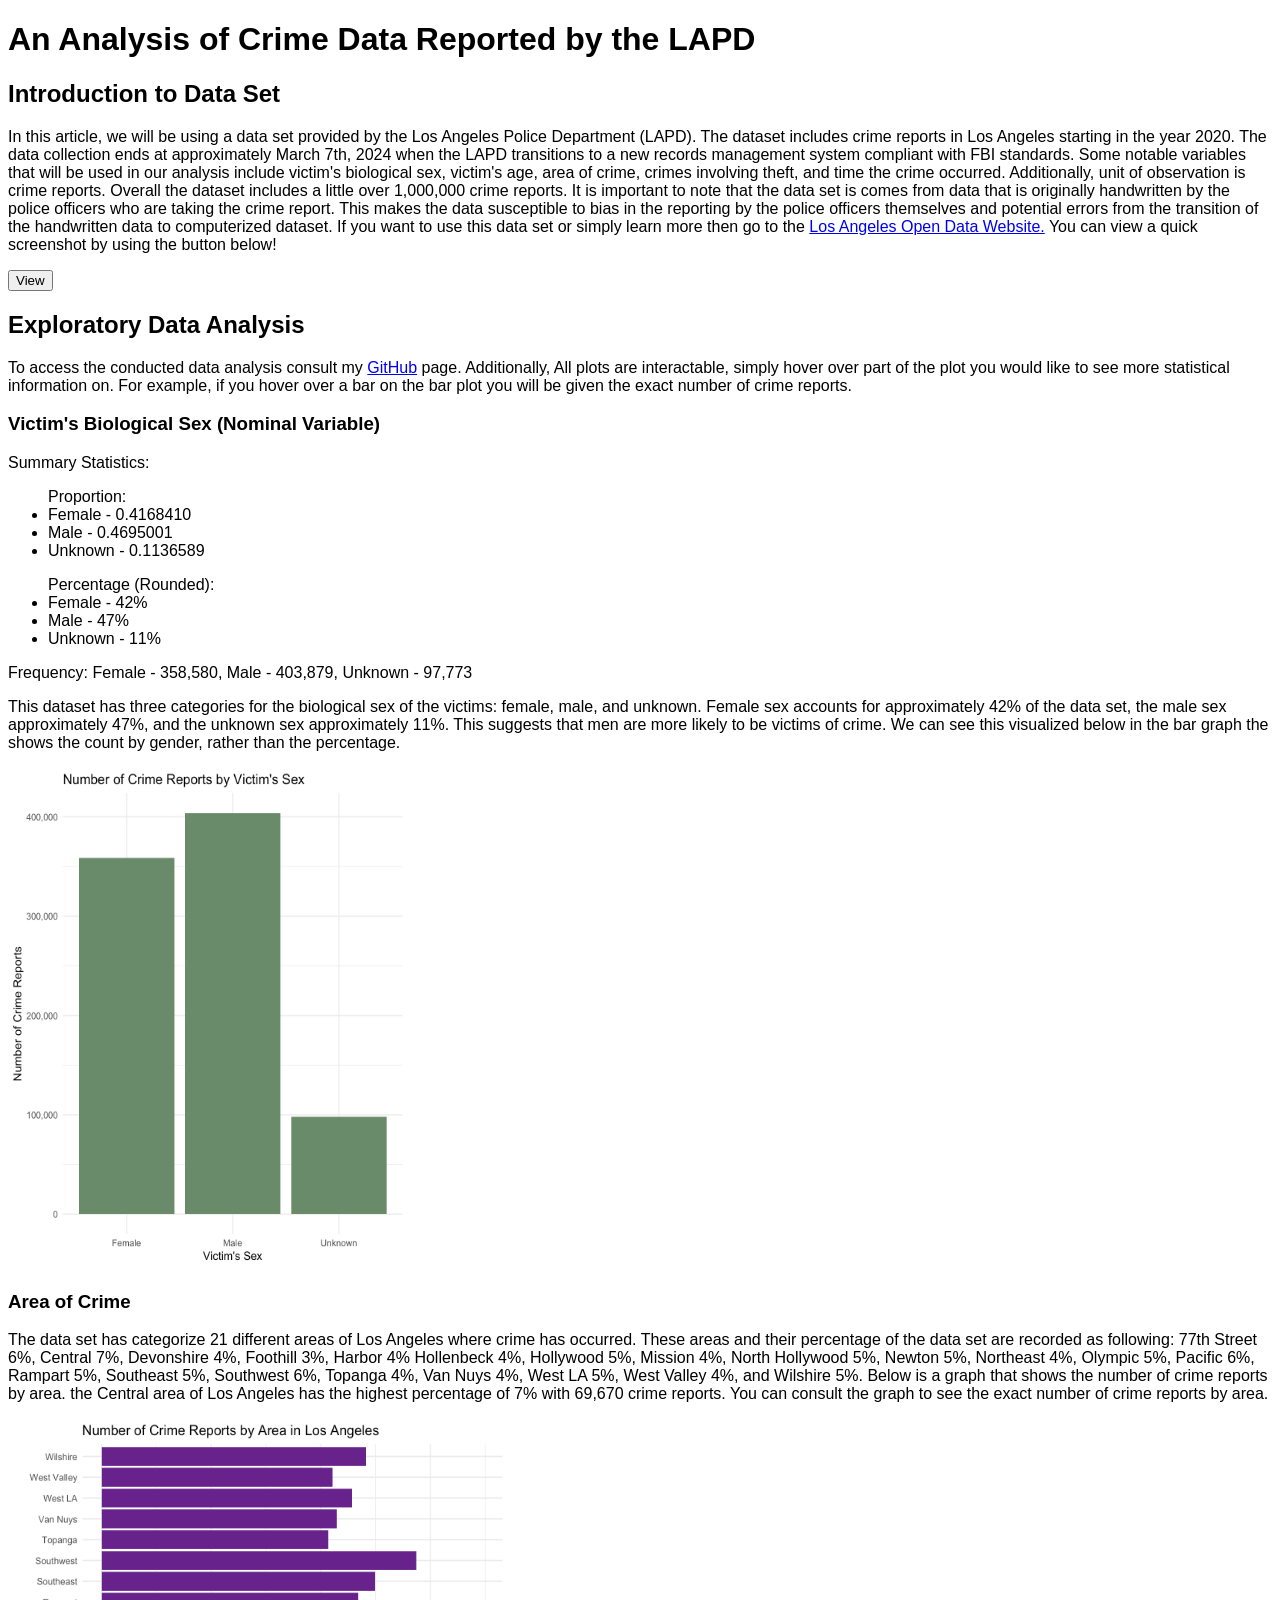
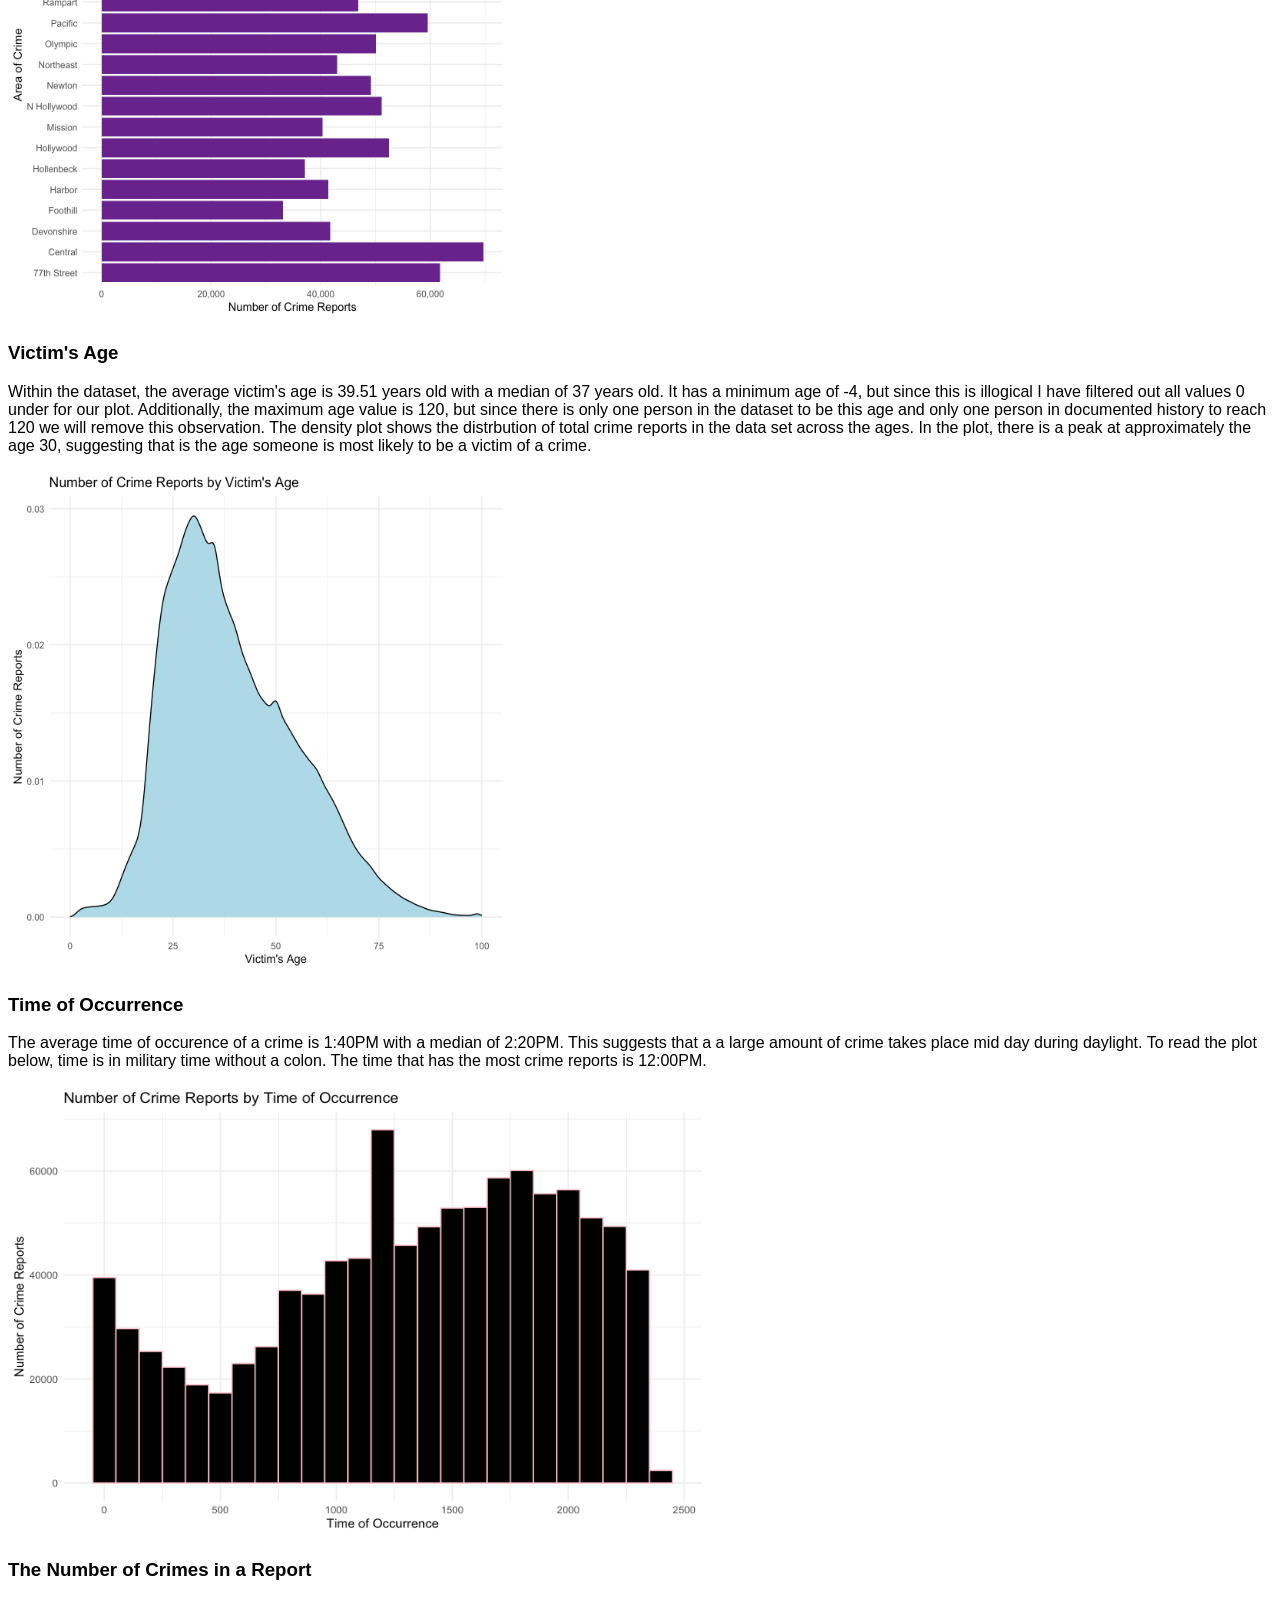
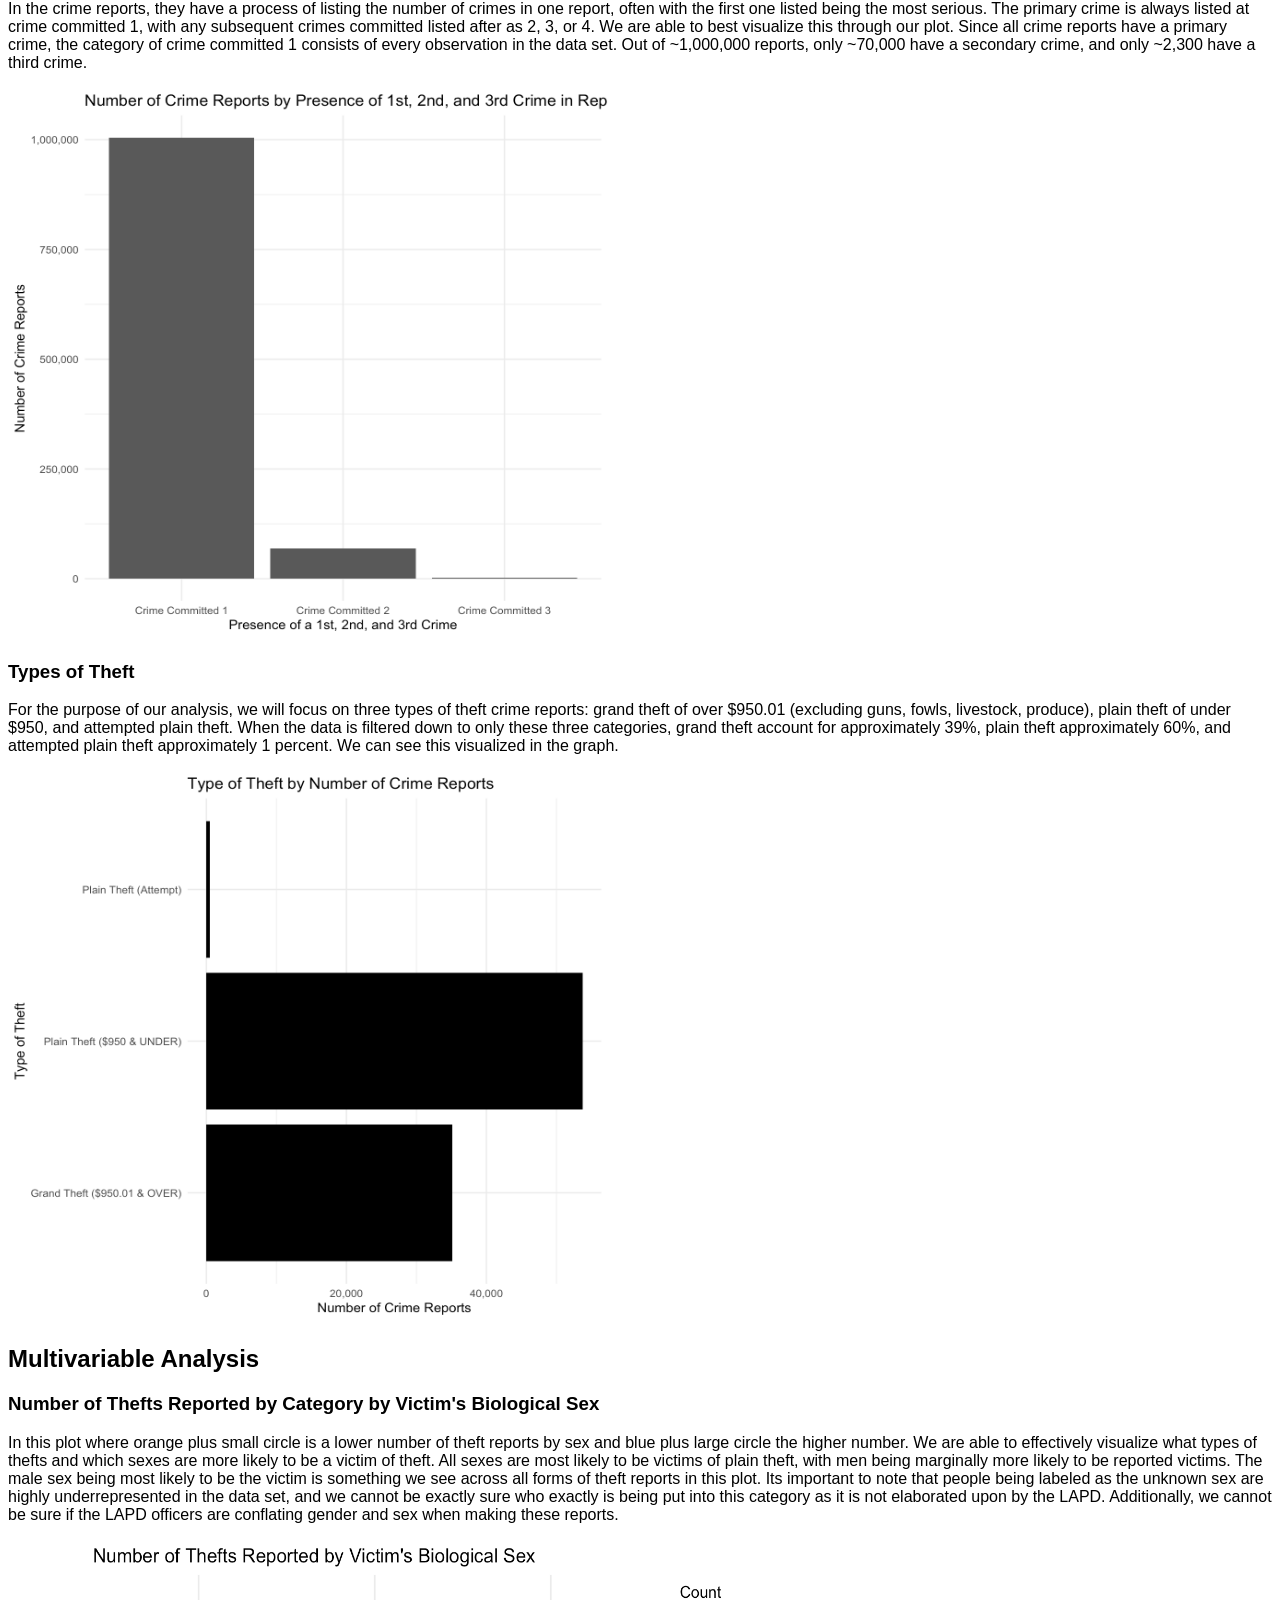
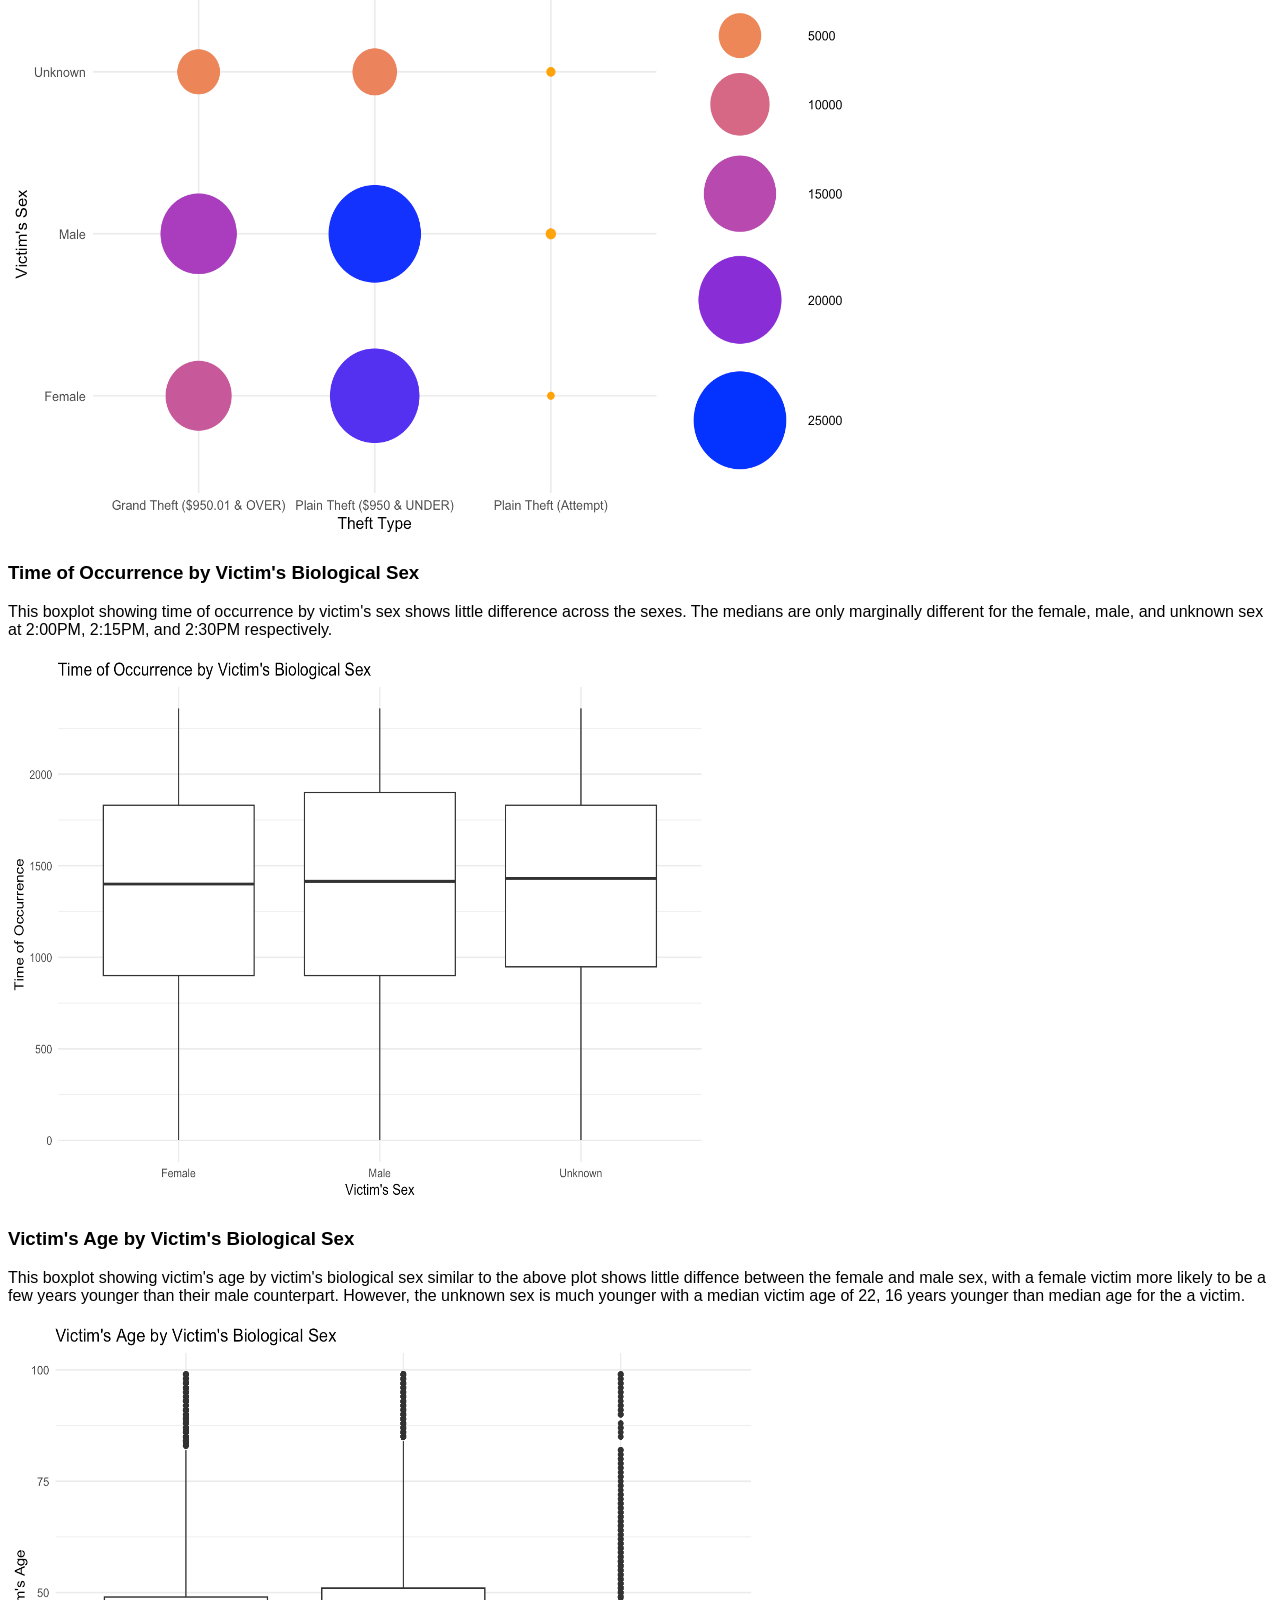
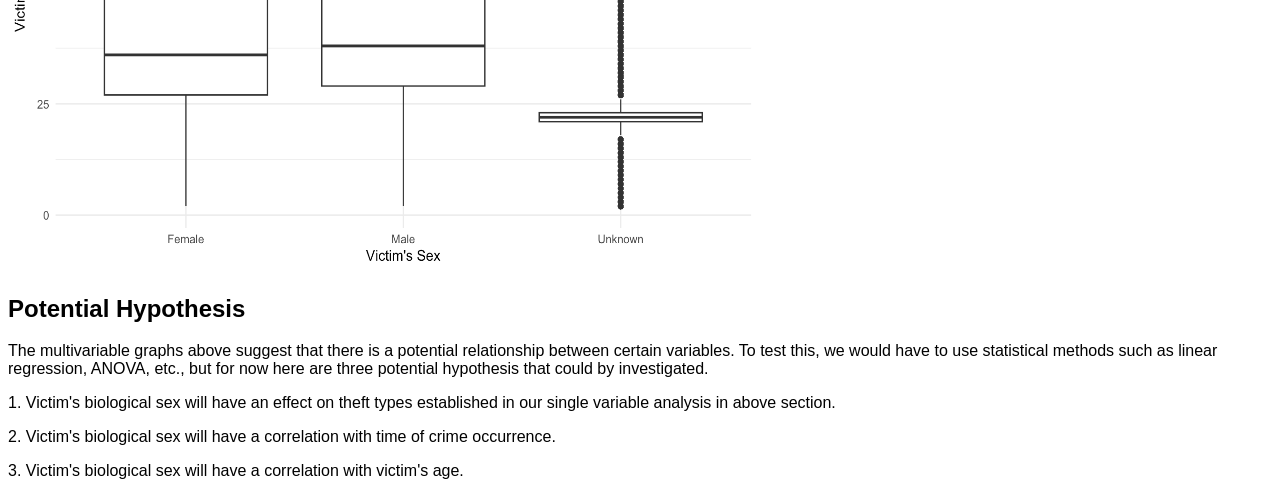
<file: index.html>
<!DOCTYPE html>
<html>
<head>

    <link rel="stylesheet" href="style.css">
    <title>Communicating Data</title>
    <script src="index.js"></script>

</head>
<body>

    <div id="landing">
        <h1 class="important">An Analysis of Crime Data Reported by the LAPD</h1>
    </div>

    <div id="intro">
        <h2 class="important">Introduction to Data Set</h2>
            <p>In this article, we will be using a data set provided by the Los Angeles Police Department (LAPD). The dataset
            includes crime reports in Los Angeles starting in the year 2020. The data collection ends at approximately March
            7th, 2024 when the LAPD transitions to a new records management system compliant with FBI standards. Some notable
            variables that will be used in our analysis include victim's biological sex, victim's age, area of crime, crimes
            involving theft, and time the crime occurred. Additionally, unit of observation is crime reports. Overall the dataset includes a little over
            1,000,000 crime reports. It is important to note that the data set is comes from data that is originally handwritten
            by the police officers who are taking the crime report. This makes the data susceptible to bias in the reporting by
            the police officers themselves and potential errors from the transition of the handwritten data to computerized
            dataset. If you want to use this data set or simply learn more then go to the
            <a href="https://data.lacity.org/Public-Safety/Crime-Data-from-2020-to-Present/2nrs-mtv8/about_data">Los Angeles
             Open Data Website.</a> You can view a quick screenshot by using the button below!</p>
            <button id="button" onclick="viewOn()">View</button>
            <img id="myImage" src="ScreeshotLAPD.png" style="display:none;">
    </div>

    <div id="body1">
        <h2 class="important">Exploratory Data Analysis</h2>
        <p>To access the conducted data analysis consult my
            <a href="https://github.com/loreleibarnum/LoreleiBarnum-SDS-CSC-235-hw02">GitHub</a> page. Additionally,
            All plots are interactable, simply hover over part of the plot you would like to see more statistical information
            on. For example, if you hover over a bar on the bar plot you will be given the exact number of crime reports.</p>

            <h3 class="important">Victim's Biological Sex (Nominal Variable)</h3>
            <p>Summary Statistics:</p>
            <ul>Proportion:<li>Female - 0.4168410</li> <li>Male - 0.4695001</li> <li>Unknown - 0.1136589</li></ul>
            <ul>Percentage (Rounded):<li>Female - 42%</li> <li>Male - 47%</li> <li>Unknown - 11%</li></ul>
            <p>Frequency: Female - 358,580, Male - 403,879, Unknown - 97,773</p>
            <p>This dataset has three categories for the biological sex of the victims: female, male, and unknown.
            Female sex accounts for approximately 42% of the data set, the male sex approximately 47%, and the unknown sex
            approximately 11%. This suggests that men are more likely to be victims of crime. We can see this visualized
            below in the bar graph the shows the count by gender, rather than the percentage. </p>
            <img src="HW2_files/CrimebySex.png" width="400" height="500" alt="Crime by Sex">

            <h3 class="important">Area of Crime</h3>
            <p> The data set has categorize 21 different areas of Los Angeles where crime has occurred. These areas and
            their percentage of the data set are recorded as following: 77th Street 6%, Central 7%, Devonshire 4%, Foothill 3%, Harbor 4%
            Hollenbeck 4%, Hollywood 5%, Mission 4%, North Hollywood 5%, Newton 5%, Northeast 4%, Olympic 5%, Pacific 6%,
            Rampart 5%, Southeast 5%, Southwest 6%, Topanga 4%, Van Nuys 4%, West LA 5%, West Valley 4%, and Wilshire 5%.
            Below is a graph that shows the number of crime reports by area. the Central area of Los Angeles has the
            highest percentage of 7% with 69,670 crime reports. You can consult the graph to see the exact number of
            crime reports by area.</p>
            <img src="HW2_files/CrimebyArea.png" width="500" height="500" alt="Crime by Area">

            <h3 class="important">Victim's Age</h3>
            <p> Within the dataset, the average victim's age is 39.51 years old with a median of 37 years old. It has
            a minimum age of -4, but since this is illogical I have filtered out all values 0 under for our plot. Additionally,
            the maximum age value is 120, but since there is only one person in the dataset to be this age and only
            one person in documented history to reach 120 we will remove this observation. The density plot shows the
            distrbution of total crime reports in the data set across the ages. In the plot, there is a peak at
            approximately the age 30, suggesting that is the age someone is most likely to be a victim of a crime.</p>
            <img src="HW2_files/CrimebyAge.png" width="500" height="500" alt="Crime by Age">

            <h3 class="important">Time of Occurrence</h3>
            <p>The average time of occurence of a crime is 1:40PM with a median of 2:20PM. This suggests that a
            a large amount of crime takes place mid day during daylight. To read the plot below, time is in military time
            without a colon. The time that has the most crime reports is 12:00PM.</p>
            <img src="HW2_files/Rplot.png" width="700" height="450" alt="Crime by Time">

            <h3 class="important">The Number of Crimes in a Report</h3>
            <p>In the crime reports, they have a process of listing the number of crimes in one report, often with the
            first one listed being the most serious. The primary crime is always listed at crime committed 1, with
            any subsequent crimes committed listed after as 2, 3, or 4. We are able to best visualize this through
            our plot. Since all crime reports have a primary crime, the category of crime committed 1 consists of every
            observation in the data set. Out of ~1,000,000 reports, only ~70,000 have a secondary crime, and only
            ~2,300 have a third crime.</p>
            <img src="HW2_files/Crimeby1st2nd3rdCrime.png" width="600" height="550" alt="Crime by Number of Crimes">

            <h3 class="important">Types of Theft</h3>
            <p>For the purpose of our analysis, we will focus on three types of theft crime reports: grand theft of
             over $950.01 (excluding guns, fowls, livestock, produce), plain theft of under $950, and attempted plain
            theft. When the data is filtered down to only these three categories, grand theft account for
            approximately 39%, plain theft approximately 60%, and attempted plain theft approximately 1 percent. We
            can see this visualized in the graph.</p>
            <img src="HW2_files/CrimebyTheftType.png" width="600" height="550" alt="Crime by Theft Type">
    </div>

    <div id="body2">
        <h2>Multivariable Analysis</h2>
            <h3>Number of Thefts Reported by Category by Victim's Biological Sex</h3>
            <p>In this plot where orange plus small circle is a lower number of theft reports by sex and blue plus large
            circle the higher number. We are able to effectively visualize what types of thefts and which sexes are more
            likely to be a victim of theft. All sexes are most likely to be victims of plain theft, with men being marginally
            more likely to be reported victims. The male sex being most likely to be the victim is something we see across
            all forms of theft reports in this plot. Its important to note that people being labeled as the unknown sex
            are highly underrepresented in the data set, and we cannot be exactly sure who exactly is being put into this
            category as it is not elaborated upon by the LAPD. Additionally, we cannot be sure if the LAPD officers are
            conflating gender and sex when making these reports.</p>
            <img src="HW2_files/SexbyTheft.png" width="850" height="600" alt="Sex by Theft">

            <h3>Time of Occurrence by Victim's Biological Sex</h3>
            <p>This boxplot showing time of occurrence by victim's sex shows little difference across the sexes. The medians
            are only marginally different for the female, male, and unknown sex at 2:00PM, 2:15PM, and 2:30PM respectively.</p>
            <img src="HW2_files/TimeSex.png" width="700" height="550" title="Time of Occurrence by Sex">

            <h3>Victim's Age by Victim's Biological Sex</h3>
            <p>This boxplot showing victim's age by victim's biological sex similar to the above plot shows little diffence
            between the female and male sex, with a female victim more likely to be a few years younger than their male
            counterpart. However, the unknown sex is much younger with a median victim age of 22, 16 years younger than
            median age for the a victim.</p>
            <img src="HW2_files/AgebySex.png" width="750" height="550" alt="Crime by Time">
        <h2>Potential Hypothesis</h2>
        <p> The multivariable graphs above suggest that there is a potential relationship between certain variables. To test
        this, we would have to use statistical methods such as linear regression, ANOVA, etc., but for now here are three
        potential hypothesis that could by investigated.</p>
        <p>1. Victim's biological sex will have an effect on theft types established in our single variable analysis in
        above section. </p>
        <p>2. Victim's biological sex will have a correlation with time of crime occurrence.</p>
        <p>3. Victim's biological sex will have a correlation with victim's age.</p>
    </div>

</body>
</html>
</file>
<file: style.css>
iframe {
  display: block;
  margin: 0 auto;
}

a:hover {
	background-color:yellow!important;
	color: blue;
	font-weight: bold;
}

body {
  font-family: "arial";
}
</file>
